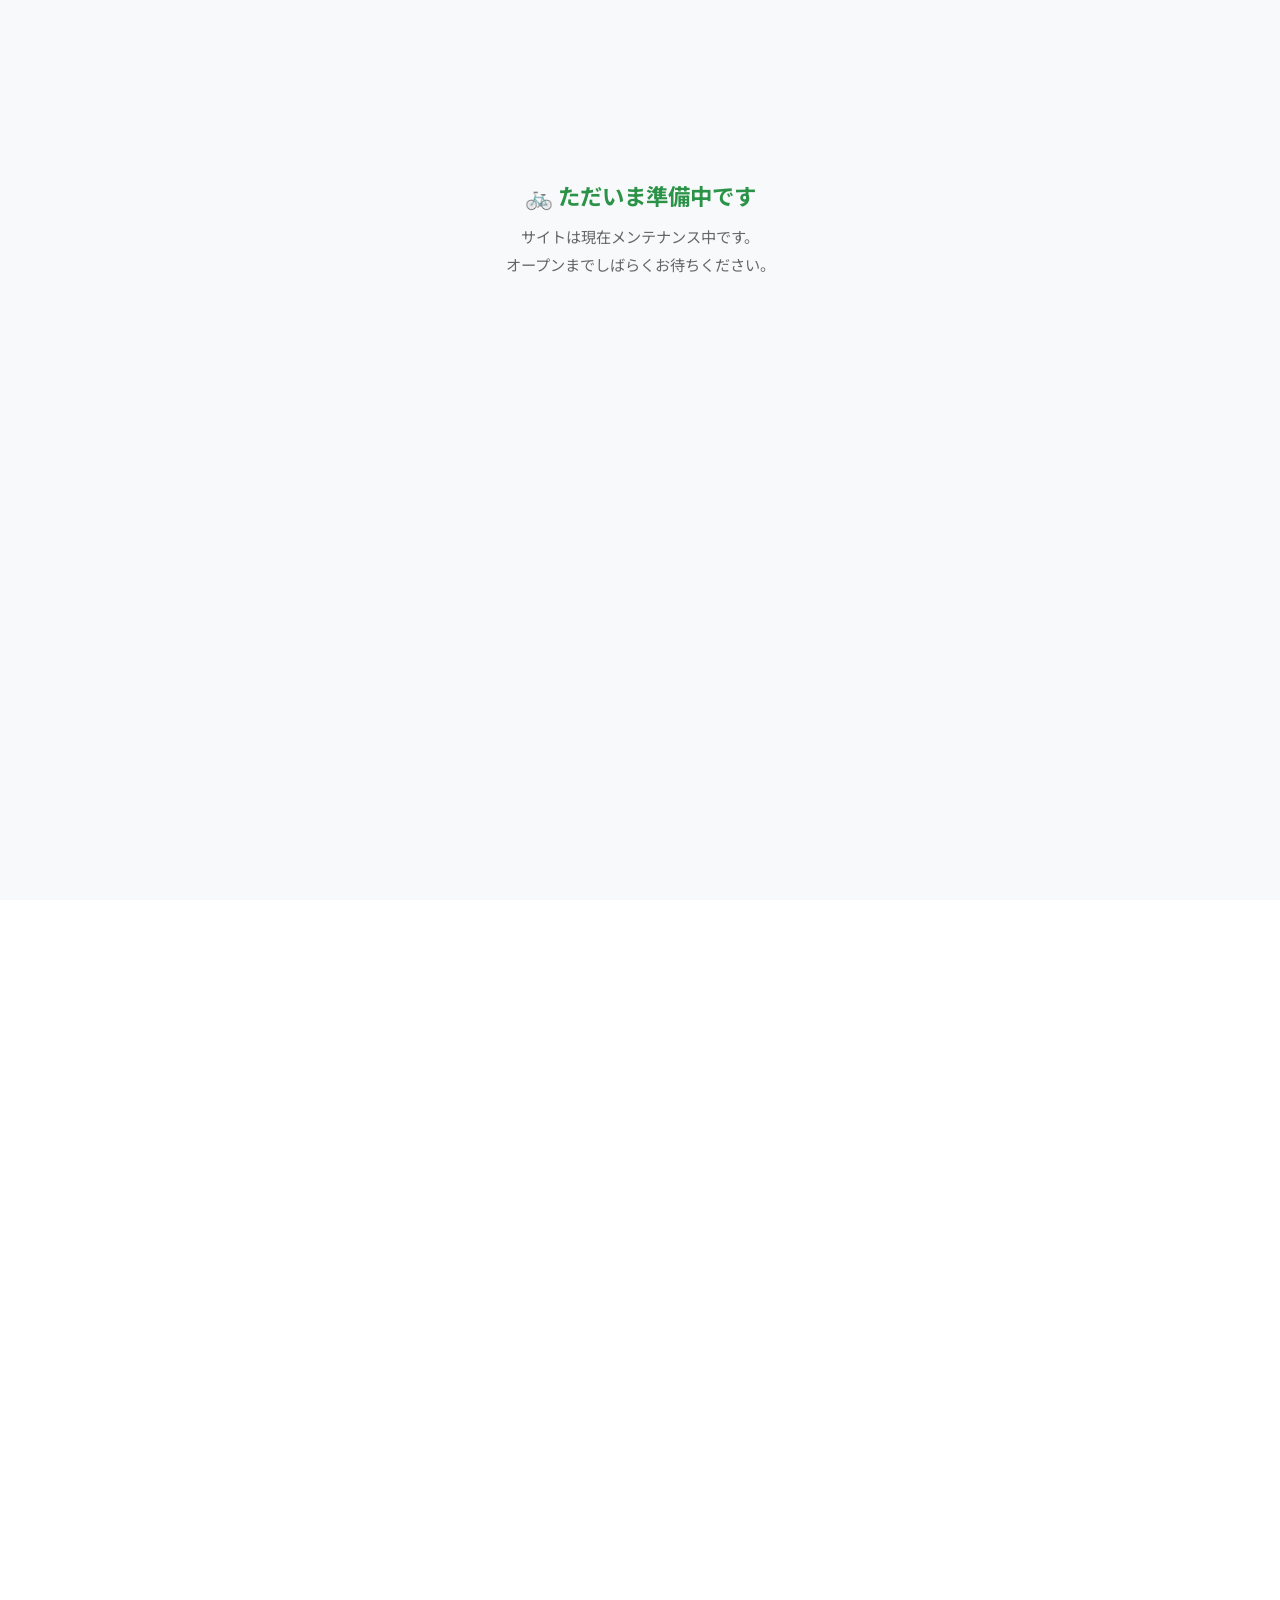
<file: index.html>
<!DOCTYPE html>
<html lang="ja">
<head>
  <meta charset="UTF-8">
  <meta name="viewport" content="width=device-width, initial-scale=1.0, maximum-scale=1.0, user-scalable=no">
  <title>大田区自転車パンク出張修理センター | 夜間もLINEで即時受付</title>
  <meta name="description" content="大田区（久が原・雪谷・田園調布周辺など）の自転車パンク修理・バッテリー上がりは当店へ。夜間も対応、出張修理でその場解決！まずはLINEでご相談ください。">
  <meta name="format-detection" content="telephone=no">

  <!-- OGP -->
  <meta property="og:type" content="website">
  <meta property="og:title" content="大田区自転車パンク出張修理センター | 夜間も出張対応">
  <meta property="og:description" content="自転車のパンク、突然のバッテリー上がり等「今すぐ来てほしい」時に。LINE通話・チャットで24時間受付中！">
  <meta property="og:site_name" content="大田区自転車パンク出張修理センター">
  <meta property="og:locale" content="ja_JP">
  <!-- <meta property="og:image" content="https://example.com/ogp.jpg"> -->

  <!-- Google Fonts: Noto Sans JP -->
  <link rel="preconnect" href="https://fonts.googleapis.com">
  <link rel="preconnect" href="https://fonts.gstatic.com" crossorigin>
  <link href="https://fonts.googleapis.com/css2?family=Noto+Sans+JP:wght@400;700&display=swap" rel="stylesheet">
  
  <!-- CSS -->
  <link rel="stylesheet" href="./assets/css/style.css">

  <!-- PREVIEW GATE CSS: オープン時に削除 -->
  <style id="preview-gate-style">
    .pg-main-content { visibility: hidden; }
    .pg-maintenance {
      display: none;
      position: fixed; inset: 0; z-index: 99999;
      background: #f8f9fa;
      font-family: 'Noto Sans JP', sans-serif;
      text-align: center;
      padding: 20vh 24px 0;
    }
    .pg-maintenance.is-active { display: block; visibility: visible; }
    .pg-maintenance h1 { font-size: 1.4rem; color: #2b9348; margin-bottom: 12px; }
    .pg-maintenance p  { font-size: 0.95rem; color: #666; line-height: 1.8; }
  </style>
  <!-- /PREVIEW GATE CSS -->

  <!-- JSON-LD (Schema.org) for AIO/SEO -->
  <script type="application/ld+json">
  {
    "@context": "https://schema.org",
    "@type": "LocalBusiness",
    "name": "大田区自転車パンク出張修理センター",
    "description": "東京都大田区（久が原中心）で夜間も受付対応する自転車の出張パンク修理サービスです。",
    "address": {
      "@type": "PostalAddress",
      "addressLocality": "大田区久が原",
      "addressRegion": "東京都",
      "addressCountry": "JP"
    },
    "areaServed": "東京都大田区全域および近隣エリア",
    "priceRange": "¥2,500~",
    "telephone": "LINE通話にて対応",
    "openingHours": "18:00-23:00",
    "serviceArea": {
      "@type": "Place",
      "name": "大田区"
    },
    "makesOffer": [
      {
        "@type": "Offer",
        "itemOffered": {
          "@type": "Service",
          "name": "自転車のパンク修理・チューブ交換"
        }
      },
      {
        "@type": "Offer",
        "itemOffered": {
          "@type": "Service",
          "name": "バッテリー上がりの確認・対応"
        }
      }
    ]
  }
  </script>
</head>
<body class="pg-main-content">

  <!-- PREVIEW GATE SCREEN: オープン時に削除 -->
  <div class="pg-maintenance" id="pgMaintenance">
    <h1>🚲 ただいま準備中です</h1>
    <p>サイトは現在メンテナンス中です。<br>オープンまでしばらくお待ちください。</p>
  </div>
  <!-- /PREVIEW GATE SCREEN -->

  <!-- =====================================
       1. Hero Section (ファーストビュー)
  ====================================== -->
  <header class="sec-hero" id="hero">
    <div class="hero-bg-overlay"></div>
    <div class="hero-content">
      <p class="hero-shop-name">大田区自転車パンク出張修理センター</p>
      
      <h1 class="hero-main-copy">
        <span class="hl">夜間の自転車のパンク修理・</span><br>
        <span class="hl">バッテリー上がり</span><br>
        <span class="em">大田区ならLINEで今すぐ受付</span>
      </h1>
      
      <p class="hero-sub-copy text-highlight-bold">
        久が原発・大田区対応 <span style="font-size: 1.8rem; color: var(--clr-brand-main);">¥1,800〜</span>
      </p>
      
      <p class="hero-sub-copy">
        <strong>夜間も受付 ／ 出張修理 ／ LINE通話・LINEチャット対応</strong>
      </p>

      <!-- Hero Image (どんな人が来るのか) -->
      <figure class="hero-image-wrap">
        <img src="./images/hutari.png" alt="対応スタッフの様子" class="hero-image">
      </figure>

      <!-- Hero CTA -->
      <div class="hero-cta">
        <a href="https://lin.ee/quX21gp" class="btn btn-line btn-pulse btn-large">
          <i class="icon-line"></i> LINEとLINE電話で今すぐ相談
        </a>
        <p class="hero-hours-notice">営業時間 平日 18:00 ～ 23:00</p>
      </div>

      <!-- Hero Subtext -->
      <p class="hero-subtext box-glass">
        突然のパンク、夜のトラブル、バッテリー上がりなど、<br>
        「今すぐ来てほしい」という時は、まずLINEでご連絡ください。<br>
        現在地や自転車の状態を確認のうえ、対応可否をすぐご案内します。
      </p>

      <!-- お知らせブロック -->
      <div class="hero-notice">
        <p class="hero-notice-label">お知らせ</p>
        <p class="hero-notice-body">GWも通常営業しています！</p>
      </div>
    </div>
  </header>

  <main>
    <!-- =====================================
         2. Services (対応内容)
    ====================================== -->
    <section class="sec-services" id="services">
      <div class="container">
        <h2>対応内容</h2>
        
        <figure class="section-image-wrap">
          <img src="./images/shuri-01.png" alt="修理の様子" class="section-image rounded-image">
        </figure>

        <p class="lead-text">
          大田区自転車パンク出張修理センターでは、<br>
          ご自宅前・駐輪場・外出先などへ出張して、その場で対応します。
        </p>

        <ul class="service-list">
          <li>
            <div class="service-card">
              <h3>自転車のパンク修理 <span class="service-price">¥2,500円〜</span></h3>
              <p>空気抜け・スローパンクの確認</p>
            </div>
          </li>
          <li>
            <div class="service-card">
              <h3>チューブ交換 <span class="service-price">¥4,000円〜</span></h3>
              <p>タイヤまわりの点検を含む</p>
            </div>
          </li>
          <li>
            <div class="service-card">
              <h3>バッテリー上がりの確認・対応 <span class="service-price">¥3,000円〜</span></h3>
              <p>電動アシスト自転車の急な電源トラブルに</p>
            </div>
          </li>
          <li>
            <div class="service-card">
              <h3>夜間の緊急出張対応 <span class="service-price">別途</span></h3>
              <p>夜道で立往生してしまった時の救済</p>
            </div>
          </li>
        </ul>

        <p class="note-text badge-info">
          「これも対応できる？」という内容も、まずはLINEでお送りください。<br>
          写真があると、よりスムーズにご案内できます。
        </p>
      </div>
    </section>

    <!-- =====================================
         3. Area (対応エリア)
    ====================================== -->
    <section class="sec-area bg-light" id="area">
      <div class="container">
        <h2>対応エリア</h2>
        <p class="lead-text">
          久が原を拠点に、大田区を中心に出張対応しています。<br>
          お困りの場所まで伺いますので、まずはLINEで場所をお知らせください。
        </p>

        <div class="area-tags">
          <span class="tag">久が原</span>
          <span class="tag">南久が原</span>
          <span class="tag">東嶺町</span>
          <span class="tag">西嶺町</span>
          <span class="tag">雪谷</span>
          <span class="tag">鵜の木</span>
          <span class="tag">下丸子</span>
          <span class="tag">千鳥</span>
          <span class="tag">池上</span>
          <span class="tag">西馬込</span>
          <span class="tag">田園調布周辺</span>
          <span class="tag tag-highlight">その他大田区内</span>
        </div>

        <p class="note-text box-border">
          上記以外のエリアも、場所や時間帯によって対応できる場合があります。<br>
          大田区外でも近隣であれば対応可能なことがありますので、まずはご相談ください。
        </p>
      </div>
    </section>

    <!-- =====================================
         4. Pricing (料金の目安)
    ====================================== -->
    <section class="sec-price" id="price">
      <div class="container">
        <h2>料金の目安</h2>
        <p class="lead-text">
          料金は作業内容・場所・時間帯によって変わります。<br>
          LINEで状態を送っていただければ、事前に概算をご案内します。
        </p>

        <div class="price-table">
          <div class="price-row">
            <span class="item-name">パンク修理</span>
            <span class="item-price">2,500円〜</span>
          </div>
          <div class="price-row">
            <span class="item-name">チューブ交換</span>
            <span class="item-price">4,000円〜</span>
          </div>
          <div class="price-row">
            <span class="item-name">バッテリー上がり確認・対応</span>
            <span class="item-price">3,000円〜</span>
          </div>
          <div class="price-row">
            <span class="item-name">出張料</span>
            <span class="item-price">0円</span>
          </div>
          <div class="price-row">
            <span class="item-name">夜間対応</span>
            <span class="item-price">0円</span>
          </div>
        </div>

        <div class="price-notice">
          <p><strong>作業前に、料金の目安をご説明してから対応します。</strong><br>状態によって金額が変わる場合がありますが、できるだけ分かりやすくご案内します。</p>
          <ul class="attention-list">
            <li>※特殊な車体・部品・状態によっては、その場で対応できない場合があります。</li>
            <li>※出張距離や夜間時間帯により、別途料金がかかる場合があります。</li>
          </ul>
        </div>
      </div>
    </section>

    <!-- =====================================
         5. LINE Contact (LINE受付案内)
    ====================================== -->
    <section class="sec-line-guide bg-light" id="line-contact">
      <div class="container">
        <h2 class="text-brand">LINEでそのままご連絡ください</h2>
        <p class="lead-text">
          お急ぎの方は、<br>
          <strong>LINE通話</strong> または <strong>LINEチャット</strong> でそのままご連絡ください。<br>
          「来れますか？」の一言だけでも大丈夫です。
        </p>

        <div class="line-steps box-glass-green">
          <h3>チャットの場合は以下を送っていただけるとスムーズです</h3>
          <ul>
            <li><span class="icon-check"></span> 現在地または住所</li>
            <li><span class="icon-check"></span> 自転車の状態</li>
            <li><span class="icon-check"></span> 写真1枚</li>
            <li><span class="icon-check"></span> 希望の時間帯</li>
          </ul>
        </div>

        <p class="note-text">
          夜間やお急ぎの場合は、<strong>LINE通話の方が早くつながることがあります。</strong><br>
          対応中は返信や折り返しまで少しお時間をいただく場合があります。
        </p>

        <div class="cta-group">
          <a href="https://lin.ee/quX21gp" class="btn btn-line btn-pulse btn-large"><i class="icon-chat"></i> LINEとLINE電話で今すぐ相談</a>
          <p class="hero-hours-notice text-center">営業時間 平日 18:00 ～ 23:00</p>
        </div>
      </div>
    </section>

    <!-- =====================================
         6. Shop Info (営業時間・受付情報)
    ====================================== -->
    <section class="sec-info" id="info">
      <div class="container">
        <h2>営業時間・受付情報</h2>
        <dl class="info-dl">
          <div class="info-dl-row">
            <dt>営業時間</dt>
            <dd>平日 18:00 ～ 23:00</dd>
          </div>
          <div class="info-dl-row">
            <dt>対応方法</dt>
            <dd>LINE通話 ／ LINEチャット</dd>
          </div>
          <div class="info-dl-row">
            <dt>出張拠点</dt>
            <dd>東京都大田区久が原</dd>
          </div>
        </dl>
        <p class="note-text">
          営業時間外や対応中などは、すぐに返信できない場合があります。<br>
          その場合も、確認でき次第順次ご連絡します。<br>
          お急ぎの場合はLINE通話をご利用ください。
        </p>
      </div>
    </section>

    <!-- =====================================
         7. Flow (ご依頼の流れ)
    ====================================== -->
    <section class="sec-flow bg-light" id="flow">
      <div class="container">
        <h2>ご依頼の流れ</h2>

        <figure class="section-image-wrap">
          <img src="./images/shuri-02.png" alt="現地対応の様子" class="section-image rounded-image">
        </figure>

        <ol class="flow-list">
          <li>
            <div class="flow-step">
              <span class="step-num">Step 1</span>
              <h3>LINEで連絡</h3>
              <p>現在地、状態、写真をLINEで送ってください。急ぎの場合はLINE通話でも受付しています。</p>
            </div>
          </li>
          <li>
            <div class="flow-step">
              <span class="step-num">Step 2</span>
              <h3>状況確認・ご案内</h3>
              <p>対応可能かどうか、到着の目安、料金の目安をご案内します。</p>
            </div>
          </li>
          <li>
            <div class="flow-step">
              <span class="step-num">Step 3</span>
              <h3>現地へ出張・その場で対応</h3>
              <p>指定場所へ伺い、現地で確認のうえ修理・対応します。</p>
            </div>
          </li>
        </ol>
      </div>
    </section>

  </main>

  <!-- =====================================
       8. Footer & Bottom CTA
  ====================================== -->
  <footer class="sec-footer" id="footer-cta">
    <div class="container">
      <h2>大田区で自転車のパンク・バッテリー上がりなら<br>まずはLINEでご連絡ください</h2>
      <p class="footer-lead">
        今すぐ来てほしい、夜で困っている、<br>
        パンクして動けない、バッテリーが上がってしまった。<br>
        そんな時は、まずLINEでご相談ください。<br>
        対応可否と料金の目安を確認のうえ、ご案内します。
      </p>

      <div class="footer-shop">
        <p class="name">大田区自転車パンク出張修理センター</p>
        <p class="tags">株式会社リチャードホール　大田区久ヶ原2-8-12　090-9365-5111</p>
        <p class="tags">久が原発 ｜ 大田区対応 ｜ 平日 18:00〜23:00受付 ｜ 出張修理</p>
      </div>
      
      <!-- Footer CTA (Page End) -->
      <div class="footer-cta-btn">
        <a href="https://lin.ee/quX21gp" class="btn btn-line btn-pulse btn-large">
          <i class="icon-line"></i> LINEとLINE電話で今すぐ相談
        </a>
        <p class="hero-hours-notice text-center mt-sm text-white">営業時間 平日 18:00 ～ 23:00</p>
      </div>
    </div>
    
    <div class="copyright">
      <small>&copy; 2026 大田区自転車パンク出張修理センター All Rights Reserved.</small>
    </div>
  </footer>

  <!-- Fixed Bottom CTA (画面下部追従) -->
  <div class="fixed-bottom-cta">
    <a href="https://lin.ee/quX21gp" class="btn btn-line btn-fixed">
      <span class="label">LINEとLINE電話で今すぐ相談</span>
      <span class="sub">営業時間 平日 18:00 ～ 23:00</span>
    </a>
  </div>

  <!-- PREVIEW GATE SCRIPT: オープン時に削除 -->
  <script>
    (function() {
      var hasToken = Boolean(localStorage.getItem('gh_admin_token'));
      if (hasToken) {
        document.querySelector('.pg-main-content').classList.remove('pg-main-content');
      } else {
        document.getElementById('pgMaintenance').classList.add('is-active');
      }
    })();
  </script>
  <!-- /PREVIEW GATE SCRIPT -->

</body>
</html>
</file>
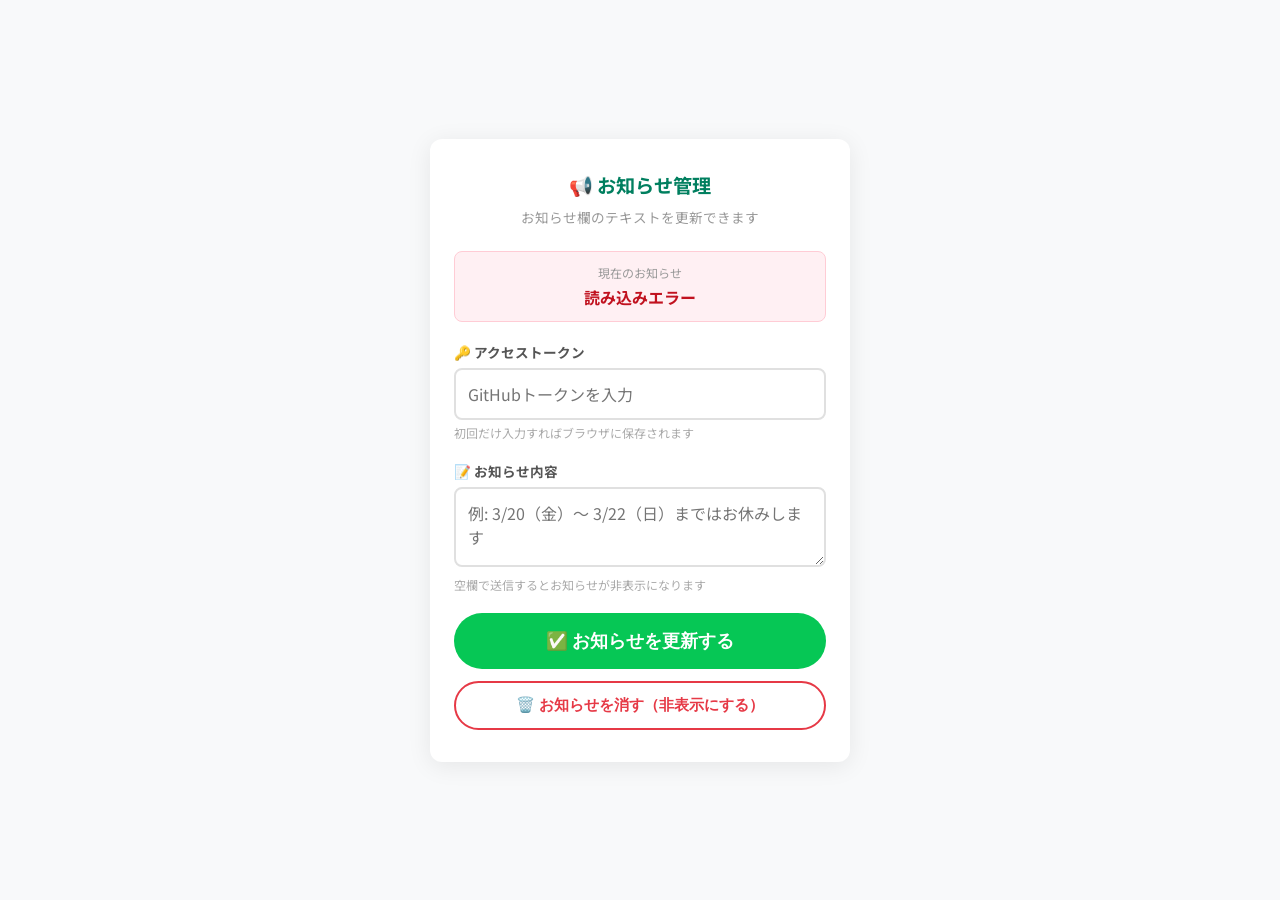
<file: admin.html>
<!DOCTYPE html>
<html lang="ja">
<head>
  <meta charset="UTF-8">
  <meta name="viewport" content="width=device-width, initial-scale=1.0">
  <title>お知らせ管理 | 大田区自転車パンク出張修理センター</title>
  <meta name="robots" content="noindex, nofollow">
  <link rel="preconnect" href="https://fonts.googleapis.com">
  <link rel="preconnect" href="https://fonts.gstatic.com" crossorigin>
  <link href="https://fonts.googleapis.com/css2?family=Noto+Sans+JP:wght@400;700&display=swap" rel="stylesheet">
  <style>
    :root {
      --clr-brand: #2b9348;
      --clr-brand-dark: #007f5f;
      --clr-line: #06C755;
      --clr-bg: #f8f9fa;
      --clr-text: #333;
      --radius: 12px;
    }
    *, *::before, *::after { box-sizing: border-box; margin: 0; padding: 0; }
    body {
      font-family: 'Noto Sans JP', sans-serif;
      background: var(--clr-bg);
      color: var(--clr-text);
      min-height: 100vh;
      display: flex;
      align-items: center;
      justify-content: center;
      padding: 20px;
    }
    .admin-card {
      background: #fff;
      border-radius: var(--radius);
      box-shadow: 0 4px 24px rgba(0,0,0,0.08);
      padding: 32px 24px;
      width: 100%;
      max-width: 420px;
    }
    .admin-title {
      font-size: 1.2rem;
      font-weight: 700;
      color: var(--clr-brand-dark);
      text-align: center;
      margin-bottom: 8px;
    }
    .admin-subtitle {
      font-size: 0.85rem;
      color: #999;
      text-align: center;
      margin-bottom: 24px;
    }
    label {
      display: block;
      font-size: 0.85rem;
      font-weight: 700;
      margin-bottom: 6px;
      color: #555;
    }
    input[type="password"],
    textarea {
      width: 100%;
      padding: 12px;
      border: 2px solid #e0e0e0;
      border-radius: 8px;
      font-size: 1rem;
      font-family: inherit;
      transition: border-color 0.3s;
    }
    input[type="password"]:focus,
    textarea:focus {
      outline: none;
      border-color: var(--clr-brand);
    }
    textarea {
      resize: vertical;
      min-height: 80px;
    }
    .field { margin-bottom: 20px; }
    .btn-submit {
      width: 100%;
      padding: 16px;
      background: var(--clr-line);
      color: #fff;
      font-size: 1.1rem;
      font-weight: 700;
      border: none;
      border-radius: 50px;
      cursor: pointer;
      transition: all 0.3s;
    }
    .btn-submit:hover { background: #05a346; }
    .btn-submit:active { transform: scale(0.97); }
    .btn-submit:disabled {
      background: #ccc;
      cursor: not-allowed;
    }
    .btn-clear {
      width: 100%;
      padding: 12px;
      background: #fff;
      color: #e63946;
      font-size: 0.95rem;
      font-weight: 700;
      border: 2px solid #e63946;
      border-radius: 50px;
      cursor: pointer;
      transition: all 0.3s;
      margin-top: 12px;
    }
    .btn-clear:hover { background: #fff0f0; }
    .status {
      margin-top: 16px;
      padding: 12px;
      border-radius: 8px;
      font-size: 0.9rem;
      text-align: center;
      display: none;
    }
    .status.success { display: block; background: #d4edda; color: #155724; }
    .status.error { display: block; background: #f8d7da; color: #721c24; }
    .status.loading { display: block; background: #fff3cd; color: #856404; }
    .divider {
      border: none;
      border-top: 1px dashed #e0e0e0;
      margin: 20px 0;
    }
    .help-text {
      font-size: 0.75rem;
      color: #aaa;
      margin-top: 4px;
    }
    .current-notice {
      background: #fff0f3;
      border: 1px solid #ffccd5;
      border-radius: 8px;
      padding: 12px;
      margin-bottom: 20px;
      text-align: center;
    }
    .current-notice-label {
      font-size: 0.75rem;
      color: #999;
      margin-bottom: 4px;
    }
    .current-notice-text {
      font-weight: 700;
      color: #c1121f;
    }
    .current-notice-empty {
      color: #999;
      font-style: italic;
    }
  </style>
</head>
<body>

<div class="admin-card">
  <h1 class="admin-title">📢 お知らせ管理</h1>
  <p class="admin-subtitle">お知らせ欄のテキストを更新できます</p>

  <!-- 現在のお知らせ表示 -->
  <div class="current-notice" id="currentNotice">
    <p class="current-notice-label">現在のお知らせ</p>
    <p class="current-notice-text" id="currentNoticeText">読み込み中...</p>
  </div>

  <div class="field">
    <label for="token">🔑 アクセストークン</label>
    <input type="password" id="token" placeholder="GitHubトークンを入力">
    <p class="help-text">初回だけ入力すればブラウザに保存されます</p>
  </div>

  <div class="field">
    <label for="noticeText">📝 お知らせ内容</label>
    <textarea id="noticeText" placeholder="例: 3/20（金）〜 3/22（日）まではお休みします"></textarea>
    <p class="help-text">空欄で送信するとお知らせが非表示になります</p>
  </div>

  <button class="btn-submit" id="btnSubmit" onclick="updateNotice()">
    ✅ お知らせを更新する
  </button>

  <button class="btn-clear" onclick="clearNotice()">
    🗑️ お知らせを消す（非表示にする）
  </button>

  <div class="status" id="status"></div>
</div>

<script>
// ===== 設定 =====
const GITHUB_OWNER = 'kukunko-sys';
const GITHUB_REPO = 'tokyobikerepair';
const FILE_PATH = 'index.html';
const API_BASE = `https://api.github.com/repos/${GITHUB_OWNER}/${GITHUB_REPO}/contents/${FILE_PATH}`;

// ===== UTF-8 対応 Base64 デコード・エンコード =====
function decodeBase64Utf8(base64Str) {
  const binaryStr = atob(base64Str);
  const bytes = Uint8Array.from(binaryStr, (ch) => ch.charCodeAt(0));
  return new TextDecoder('utf-8').decode(bytes);
}

function encodeBase64Utf8(str) {
  const bytes = new TextEncoder().encode(str);
  let binaryStr = '';
  for (const byte of bytes) {
    binaryStr += String.fromCharCode(byte);
  }
  return btoa(binaryStr);
}

// ===== トークン永続化（localStorage） =====
function loadSavedToken() {
  const saved = localStorage.getItem('gh_admin_token');
  if (saved) {
    document.getElementById('token').value = saved;
  }
}

function saveToken(tokenValue) {
  localStorage.setItem('gh_admin_token', tokenValue);
}

function getToken() {
  const tokenValue = document.getElementById('token').value.trim();
  if (tokenValue) saveToken(tokenValue);
  return tokenValue;
}

// ===== ステータス表示 =====
function showStatus(message, type) {
  const el = document.getElementById('status');
  el.className = `status ${type}`;
  el.textContent = message;
}

// ===== 現在のお知らせを読み込み =====
async function loadCurrentNotice() {
  try {
    const res = await fetch(API_BASE, {
      headers: { 'Accept': 'application/vnd.github.v3+json' }
    });
    const data = await res.json();
    const rawContent = data.content.replace(/\n/g, '');
    const htmlContent = decodeBase64Utf8(rawContent);

    const noticeMatch = htmlContent.match(
      /<p class="hero-notice-body">(.*?)<\/p>/s
    );

    const textEl = document.getElementById('currentNoticeText');
    if (noticeMatch && noticeMatch[1].trim()) {
      textEl.textContent = noticeMatch[1].trim();
      textEl.className = 'current-notice-text';
    } else {
      textEl.textContent = '（お知らせなし）';
      textEl.className = 'current-notice-text current-notice-empty';
    }
  } catch (err) {
    document.getElementById('currentNoticeText').textContent = '読み込みエラー';
  }
}

// ===== お知らせ更新（メイン処理） =====
async function updateNotice() {
  const authToken = getToken();
  const noticeText = document.getElementById('noticeText').value.trim();

  if (!authToken) {
    showStatus('❌ アクセストークンを入力してください', 'error');
    return;
  }

  const btn = document.getElementById('btnSubmit');
  btn.disabled = true;
  showStatus('⏳ 更新中...', 'loading');

  try {
    // 1. 現在のファイルを取得（SHA が必要）
    const getRes = await fetch(API_BASE, {
      headers: {
        'Authorization': `token ${authToken}`,
        'Accept': 'application/vnd.github.v3+json'
      }
    });

    if (!getRes.ok) {
      throw new Error('トークンが無効か、リポジトリにアクセスできません');
    }

    const fileData = await getRes.json();
    const rawContent = fileData.content.replace(/\n/g, '');
    const currentContent = decodeBase64Utf8(rawContent);
    const fileSha = fileData.sha;

    // 2. お知らせ部分を書き換え
    let newContent;
    if (noticeText) {
      // お知らせあり → 表示
      newContent = currentContent.replace(
        /<!-- お知らせブロック -->[\s\S]*?(?=\s*<\/div>\s*<\/header>)/,
        `<!-- お知らせブロック -->\n      <div class="hero-notice">\n        <p class="hero-notice-label">お知らせ</p>\n        <p class="hero-notice-body">${escapeHtml(noticeText)}</p>\n      </div>`
      );
    } else {
      // お知らせなし → 非表示（空ブロック）
      newContent = currentContent.replace(
        /<!-- お知らせブロック -->[\s\S]*?(?=\s*<\/div>\s*<\/header>)/,
        `<!-- お知らせブロック -->\n      <!-- お知らせなし -->`
      );
    }

    // 3. GitHub API でコミット
    const updateRes = await fetch(API_BASE, {
      method: 'PUT',
      headers: {
        'Authorization': `token ${authToken}`,
        'Accept': 'application/vnd.github.v3+json',
        'Content-Type': 'application/json'
      },
      body: JSON.stringify({
        message: noticeText
          ? `update: お知らせ更新「${noticeText.substring(0, 30)}」`
          : 'update: お知らせを非表示に変更',
        content: encodeBase64Utf8(newContent),
        sha: fileSha
      })
    });

    if (!updateRes.ok) {
      const errData = await updateRes.json();
      throw new Error(errData.message || '更新に失敗しました');
    }

    showStatus('✅ 更新完了！1〜2分後にサイトに反映されます', 'success');
    loadCurrentNotice();

  } catch (err) {
    showStatus(`❌ ${err.message}`, 'error');
  } finally {
    btn.disabled = false;
  }
}

// ===== お知らせを消す =====
function clearNotice() {
  document.getElementById('noticeText').value = '';
  updateNotice();
}

// ===== HTMLエスケープ =====
function escapeHtml(text) {
  const div = document.createElement('div');
  div.textContent = text;
  return div.innerHTML;
}

// ===== 初期化 =====
window.addEventListener('DOMContentLoaded', () => {
  loadSavedToken();
  loadCurrentNotice();
});
</script>

</body>
</html>
</file>
<file: assets/css/style.css>
/* ==========================================================================
   CSS Variables & Theme Setup (安心感のあるグリーン基調)
   ========================================================================== */
:root {
  /* Colors */
  --clr-brand-main: #2b9348;      /* メイングリーン */
  --clr-brand-light: #55a630;     /* ライトグリーン */
  --clr-brand-dark: #007f5f;      /* ダークグリーン */
  --clr-line: #06C755;            /* LINEオフィシャルカラー */
  --clr-line-dark: #05A346;
  
  --clr-text-main: #333333;       /* メインテキスト */
  --clr-text-light: #666666;      /* 補助テキスト */
  --clr-bg-main: #ffffff;         /* メイン背景 */
  --clr-bg-light: #f4fbf6;        /* サブ背景（薄い緑） */
  --clr-accent: #ff9f1c;          /* 注意・アクセント（オレンジ系） */

  /* Typography */
  --font-base: 'Noto Sans JP', sans-serif;
  
  /* Layout & Spacing */
  --sp-xs: 8px;
  --sp-sm: 16px;
  --sp-md: 24px;
  --sp-lg: 32px;
  --sp-xl: 48px;
  
  /* Effects */
  --radius-sm: 8px;
  --radius-md: 12px;
  --radius-lg: 20px;
  --shadow-sm: 0 2px 8px rgba(0,0,0,0.08);
  --shadow-md: 0 4px 16px rgba(0,0,0,0.12);
  --shadow-lg: 0 8px 32px rgba(0,127,95,0.15); /* ブランドカラー派生のシャドウ */
  
  --transition: all 0.3s ease;
}

/* ==========================================================================
   Reset & Base
   ========================================================================== */
*, *::before, *::after {
  box-sizing: border-box;
  margin: 0;
  padding: 0;
}

html {
  font-size: 16px;
  scroll-behavior: smooth;
}

body {
  font-family: var(--font-base);
  color: var(--clr-text-main);
  background-color: var(--clr-bg-main);
  line-height: 1.6;
  -webkit-font-smoothing: antialiased;
  padding-bottom: 80px; /* For fixed bottom CTA */
}

a {
  text-decoration: none;
  color: inherit;
  transition: var(--transition);
}

img {
  max-width: 100%;
  height: auto;
  display: block;
}

ul, ol {
  list-style: none;
}

/* ==========================================================================
   Typography & Typography Utilities
   ========================================================================== */
h1, h2, h3, h4 {
  line-height: 1.4;
  font-weight: 700;
  margin-bottom: var(--sp-sm);
}

h2 {
  font-size: 1.5rem;
  text-align: center;
  color: var(--clr-brand-dark);
  margin-bottom: var(--sp-lg);
  position: relative;
  padding-bottom: 12px;
}

h2::after {
  content: '';
  position: absolute;
  bottom: 0;
  left: 50%;
  transform: translateX(-50%);
  width: 40px;
  height: 4px;
  background-color: var(--clr-brand-main);
  border-radius: 2px;
}

.lead-text {
  text-align: center;
  font-size: 0.95rem;
  margin-bottom: var(--sp-lg);
  color: var(--clr-text-light);
}

.note-text {
  font-size: 0.85rem;
  color: var(--clr-text-light);
  line-height: 1.5;
}

.text-brand {
  color: var(--clr-brand-dark) !important;
}

/* ==========================================================================
   Layout Containers
   ========================================================================== */
.container {
  width: 100%;
  max-width: 480px; /* スマホ特化幅 */
  margin: 0 auto;
  padding: var(--sp-xl) var(--sp-sm);
}

.bg-light {
  background-color: var(--clr-bg-light);
}

.bg-brand {
  background-color: var(--clr-brand-main);
}

/* ==========================================================================
   Components
   ========================================================================== */
/* Buttons */
.btn {
  display: inline-flex;
  flex-direction: column;
  justify-content: center;
  align-items: center;
  padding: 16px 24px;
  border-radius: 50px;
  font-weight: 700;
  text-align: center;
  width: 100%;
  box-shadow: var(--shadow-md);
  cursor: pointer;
  position: relative;
  overflow: hidden;
}

.btn:active {
  transform: scale(0.96);
}

.btn-line {
  background-color: var(--clr-line);
  color: #fff;
  font-size: 1.2rem;
  border: 2px solid transparent;
}

.btn-line small {
  font-size: 0.8rem;
  font-weight: 400;
  opacity: 0.9;
  margin-top: 4px;
}

.btn-line::before {
  content: '';
  position: absolute;
  top: 0;
  left: -100%;
  width: 50%;
  height: 100%;
  background: linear-gradient(to right, rgba(255,255,255,0) 0%, rgba(255,255,255,0.3) 50%, rgba(255,255,255,0) 100%);
  transform: skewX(-25deg);
  animation: shine 4s infinite;
}

@keyframes shine {
  0% { left: -100%; }
  20% { left: 200%; }
  100% { left: 200%; }
}

.btn-white {
  background-color: #fff;
  color: var(--clr-brand-dark);
  font-size: 1.1rem;
}

.btn-pulse {
  animation: pulse-line 2s infinite;
}

@keyframes pulse-line {
  0% { box-shadow: 0 0 0 0 rgba(6, 199, 85, 0.4); }
  70% { box-shadow: 0 0 0 15px rgba(6, 199, 85, 0); }
  100% { box-shadow: 0 0 0 0 rgba(6, 199, 85, 0); }
}

/* Badges & Boxes */
.badge-info {
  background-color: rgba(43, 147, 72, 0.1);
  border-left: 4px solid var(--clr-brand-main);
  padding: 12px 16px;
  border-radius: 0 8px 8px 0;
}

.box-border {
  border: 1px solid var(--clr-brand-light);
  border-radius: var(--radius-sm);
  padding: 16px;
  background-color: #fff;
}

.box-glass {
  background: rgba(255, 255, 255, 0.85);
  backdrop-filter: blur(8px);
  -webkit-backdrop-filter: blur(8px);
  border: 1px solid rgba(255, 255, 255, 0.3);
  border-radius: var(--radius-md);
  padding: 16px;
  box-shadow: var(--shadow-sm);
}

.box-glass-green {
  background: rgba(43, 147, 72, 0.05); /* 薄い緑の背景 */
  border: 1px solid rgba(43, 147, 72, 0.2);
  border-radius: var(--radius-md);
  padding: 24px;
  color: var(--clr-text-main);
  box-shadow: var(--shadow-sm);
}

/* Images Utilities */
.rounded-image {
  border-radius: var(--radius-md);
  box-shadow: var(--shadow-md);
  margin-bottom: var(--sp-md);
  width: 100%;
}

.hero-image-wrap {
  margin: var(--sp-md) 0;
  text-align: center;
}

.hero-image {
  border-radius: var(--radius-lg);
  box-shadow: 0 8px 24px rgba(0,0,0,0.1);
  display: inline-block;
}

.section-image-wrap {
  margin-bottom: var(--sp-md);
}

/* ==========================================================================
   Sections Details
   ========================================================================== */

/* 1. Hero */
.sec-hero {
  position: relative;
  min-height: 90vh;
  display: flex;
  align-items: center;
  justify-content: center;
  padding: var(--sp-xl) var(--sp-sm);
  background: #ffffff;
  color: var(--clr-text-main);
  overflow: hidden;
}

/* 装飾的な背景効果 */
.hero-bg-overlay {
  position: absolute;
  top: 0;
  left: 0;
  width: 100%;
  height: 100%;
  background-image: 
    radial-gradient(circle at top right, rgba(43, 147, 72, 0.05) 0%, transparent 40%),
    radial-gradient(circle at bottom left, rgba(0, 0, 0, 0.03) 0%, transparent 50%);
  pointer-events: none;
}

.hero-content {
  position: relative;
  z-index: 2;
  width: 100%;
  max-width: 480px;
  text-align: center;
  display: flex;
  flex-direction: column;
  gap: var(--sp-sm); /* 少し詰める */
}

.hero-shop-name {
  font-size: 1.2rem;
  font-weight: 700;
  letter-spacing: 1px;
  color: var(--clr-brand-dark);
}

.hero-main-copy {
  font-size: 1.8rem;
  line-height: 1.5;
  margin: 0;
  color: var(--clr-text-main);
}

.hero-main-copy .hl {
  color: var(--clr-text-main);
}

.hero-main-copy .em {
  display: inline-block;
  background: #ff9f1c;
  color: #fff;
  padding: 4px 12px;
  border-radius: 4px;
  margin-top: 8px;
  font-size: 1.5rem;
  transform: rotate(-2deg);
  box-shadow: 0 4px 8px rgba(0,0,0,0.15);
}

.hero-sub-copy {
  font-size: 1rem;
  line-height: 1.6;
}

.text-highlight-bold {
  font-size: 1.6rem;
  font-weight: 700;
  color: var(--clr-brand-dark);
  margin: var(--sp-sm) 0;
}

.hero-info-band {
  background: rgba(0, 0, 0, 0.2);
  border-radius: 50px;
  padding: 8px 16px;
  display: flex;
  flex-wrap: wrap;
  justify-content: center;
  align-items: center;
  gap: 8px;
  font-size: 0.8rem;
  font-weight: 700;
}

.hero-info-band .divider {
  width: 4px;
  height: 4px;
  background: #fff;
  border-radius: 50%;
  opacity: 0.5;
}

.hero-hours-notice {
  font-size: 1.1rem;
  font-weight: 700;
  color: var(--clr-text-main);
  margin-top: 12px;
}

.text-center {
  text-align: center;
}

.mt-sm {
  margin-top: var(--sp-sm);
}

.btn-large {
  font-size: 1.4rem;
  padding: 20px 24px;
}

/* お知らせブロック */
.hero-notice {
  background-color: #fff0f3;
  border: 1px solid #ffccd5;
  border-radius: var(--radius-md);
  padding: 16px;
  text-align: center;
}

.hero-notice-label {
  display: inline-block;
  background: #e63946;
  color: #fff;
  font-size: 0.8rem;
  font-weight: 700;
  padding: 2px 12px;
  border-radius: 50px;
  margin-bottom: 8px;
}

.hero-notice-body {
  font-size: 1rem;
  font-weight: 700;
  color: #c1121f;
  line-height: 1.6;
}

/* 2. Services */
.service-list {
  display: grid;
  grid-template-columns: 1fr;
  gap: var(--sp-sm);
  margin-bottom: var(--sp-lg);
}

.service-card {
  background: #fff;
  border-radius: var(--radius-md);
  padding: 20px;
  box-shadow: var(--shadow-sm);
  border-left: 4px solid var(--clr-brand-main);
  transition: var(--transition);
}

.service-card:hover {
  transform: translateY(-2px);
  box-shadow: var(--shadow-md);
}

.service-card h3 {
  font-size: 1.1rem;
  color: var(--clr-brand-dark);
  margin-bottom: 4px;
}

.service-card p {
  font-size: 0.9rem;
  color: var(--clr-text-light);
}

/* 3. Area */
.area-tags {
  display: flex;
  flex-wrap: wrap;
  gap: 8px;
  justify-content: center;
  margin-bottom: var(--sp-lg);
}

.area-tags .tag {
  background: #fff;
  color: var(--clr-text-main);
  padding: 6px 16px;
  border-radius: 50px;
  font-size: 0.9rem;
  font-weight: 700;
  box-shadow: var(--shadow-sm);
  border: 1px solid rgba(0,0,0,0.05);
}

.area-tags .tag-highlight {
  background: var(--clr-brand-main);
  color: #fff;
  border-color: var(--clr-brand-main);
}

/* 4. Price */
.price-table {
  background: #fff;
  border-radius: var(--radius-md);
  overflow: hidden;
  box-shadow: var(--shadow-md);
  margin-bottom: var(--sp-md);
}

.price-row {
  display: flex;
  justify-content: space-between;
  padding: 16px 20px;
  border-bottom: 1px solid #eee;
}

.price-row:last-child {
  border-bottom: none;
}

.price-row .item-name {
  font-weight: 700;
  color: var(--clr-text-main);
}

.price-row .item-price {
  font-weight: 700;
  color: var(--clr-brand-main);
  font-size: 1.1rem;
}

.attention-list {
  margin-top: 12px;
}

.attention-list li {
  font-size: 0.8rem;
  color: var(--clr-text-light);
  margin-bottom: 4px;
}

/* 5. LINE Guide */
.sec-line-guide h2 {
  color: var(--clr-brand-dark);
}

.line-steps h3 {
  font-size: 1rem;
  margin-bottom: 16px;
  border-bottom: 2px solid rgba(43, 147, 72, 0.3);
  padding-bottom: 8px;
  color: var(--clr-brand-main);
}

.line-steps li {
  margin-bottom: 8px;
  font-weight: 700;
  display: flex;
  align-items: center;
  color: var(--clr-text-main);
}

.line-steps li .icon-check {
  display: inline-block;
  width: 8px;
  height: 8px;
  background-color: var(--clr-brand-main);
  border-radius: 50%;
  margin-right: 8px;
}

.cta-group {
  margin-top: var(--sp-md);
  display: flex;
  flex-direction: column;
  gap: 12px;
}

.cta-group .btn {
  flex-direction: row;
  gap: 8px;
  padding: 14px;
}

/* 6. Info */
.info-dl {
  background: #fff;
  border-radius: var(--radius-md);
  padding: 8px 0;
  box-shadow: var(--shadow-sm);
  margin-bottom: var(--sp-md);
}

.info-dl-row {
  display: flex;
  padding: 12px 20px;
  border-bottom: 1px dashed #eee;
}

.info-dl-row:last-child {
  border-bottom: none;
}

.info-dl-row dt {
  width: 100px;
  font-weight: 700;
  color: var(--clr-brand-dark);
}

.info-dl-row dd {
  flex: 1;
  font-weight: 700;
}

/* 7. Flow */
.flow-list {
  display: flex;
  flex-direction: column;
  gap: var(--sp-sm);
}

.flow-step {
  background: #fff;
  border-radius: var(--radius-md);
  padding: 24px;
  position: relative;
  box-shadow: var(--shadow-sm);
  border-top: 4px solid var(--clr-brand-light);
}

.step-num {
  position: absolute;
  top: -12px;
  left: 20px;
  background: var(--clr-brand-main);
  color: #fff;
  font-size: 0.8rem;
  font-weight: 700;
  padding: 4px 12px;
  border-radius: 50px;
  box-shadow: 0 2px 4px rgba(0,0,0,0.1);
}

.flow-step h3 {
  margin-top: 8px;
  color: var(--clr-brand-dark);
}

.flow-step p {
  font-size: 0.9rem;
  color: var(--clr-text-main);
}

/* 8. Footer */
.sec-footer {
  background: #222;
  color: #fff;
  text-align: center;
}

.sec-footer h2 {
  color: #fff;
}

.sec-footer h2::after {
  display: none;
}

.footer-lead {
  font-size: 0.9rem;
  margin-bottom: var(--sp-lg);
  opacity: 0.9;
}

.footer-shop {
  background: rgba(255,255,255,0.05);
  padding: 20px;
  border-radius: var(--radius-md);
  margin-bottom: var(--sp-lg);
}

.footer-shop .name {
  font-size: 1.1rem;
  font-weight: 700;
  margin-bottom: 8px;
}

.footer-shop .tags {
  font-size: 0.8rem;
  opacity: 0.7;
}

.copyright {
  background: #000;
  padding: 16px;
  font-size: 0.75rem;
  opacity: 0.5;
}

/* ==========================================================================
   Fixed Bottom CTA
   ========================================================================== */
.fixed-bottom-cta {
  position: fixed;
  bottom: 0;
  left: 0;
  width: 100%;
  padding: 12px 16px;
  background: rgba(255, 255, 255, 0.9);
  backdrop-filter: blur(10px);
  -webkit-backdrop-filter: blur(10px);
  border-top: 1px solid rgba(0,0,0,0.05);
  box-shadow: 0 -4px 16px rgba(0,0,0,0.05);
  z-index: 100;
  display: flex;
  justify-content: center;
}

.btn-fixed {
  width: 100%;
  max-width: 400px;
  padding: 12px;
  border-radius: 8px; /* Slightly squarer for bottom dock */
}

.btn-fixed .label {
  font-size: 1.2rem;
  font-weight: 700;
}

.btn-fixed .sub {
  font-size: 1.0rem;
  font-weight: 700;
}
</file>
